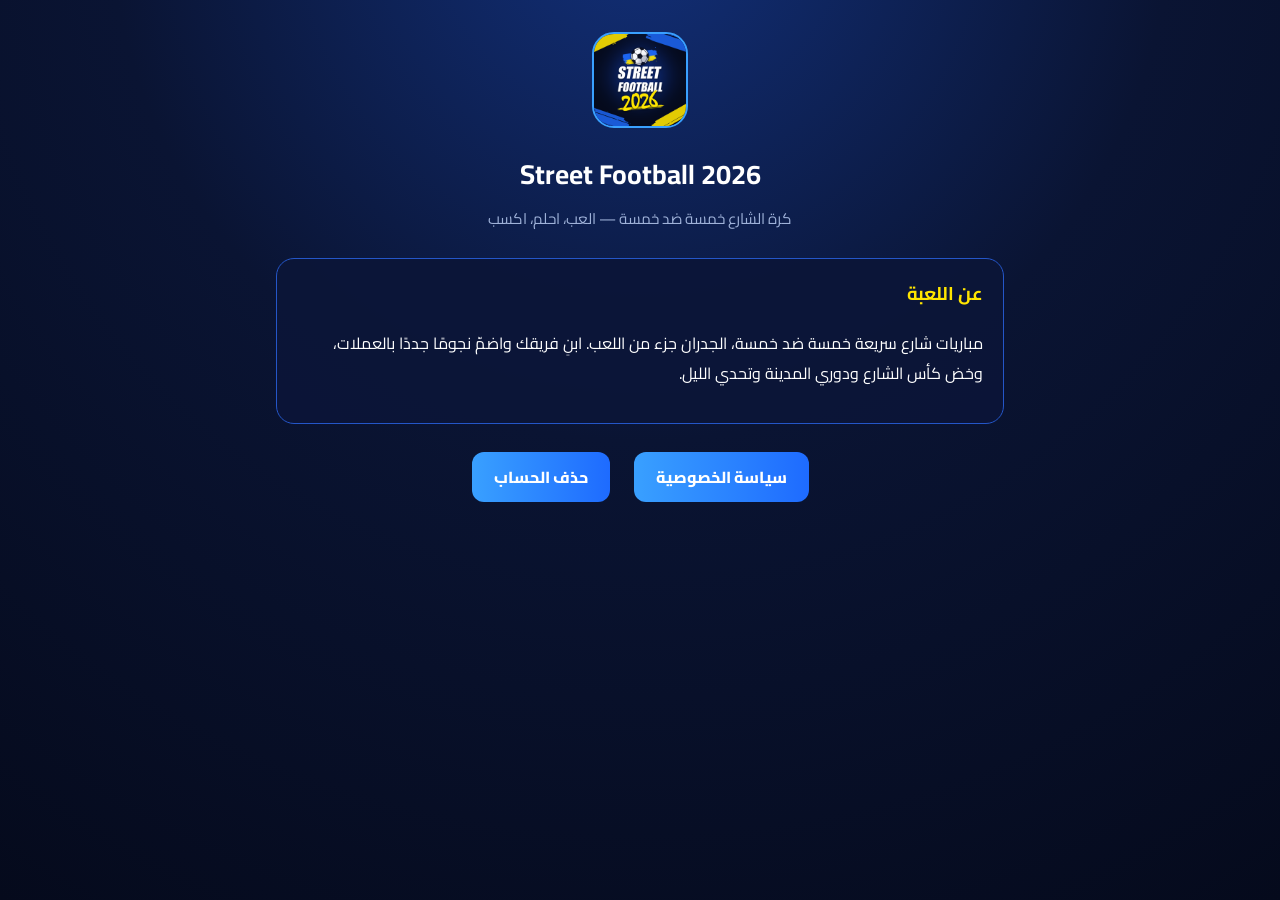
<file: index.html>
<!doctype html>
<html lang="ar" dir="rtl">
<head>
<meta charset="utf-8">
<meta name="viewport" content="width=device-width, initial-scale=1">
<title>Street Football 2026</title>
<link rel="preconnect" href="https://fonts.googleapis.com">
<link href="https://fonts.googleapis.com/css2?family=Cairo:wght@400;700;800&display=swap" rel="stylesheet">
<link rel="stylesheet" href="style.css">
<link rel="icon" href="icon.png">
</head>
<body>
<main>
  <header>
    <img src="icon.png" alt="Street Football 2026">
    <h1>Street Football 2026</h1>
    <p class="sub">كرة الشارع خمسة ضد خمسة — العب، احلم، اكسب</p>
  </header>
  <section>
    <h2>عن اللعبة</h2>
    <p>مباريات شارع سريعة خمسة ضد خمسة، الجدران جزء من اللعب. ابنِ فريقك واضمّ نجومًا جددًا بالعملات، وخض كأس الشارع ودوري المدينة وتحدي الليل.</p>
  </section>
  <nav><a class="btn" href="privacy.html">سياسة الخصوصية</a> <a class="btn" href="delete-account.html">حذف الحساب</a></nav>
</main>
</body>
</html>
</file>
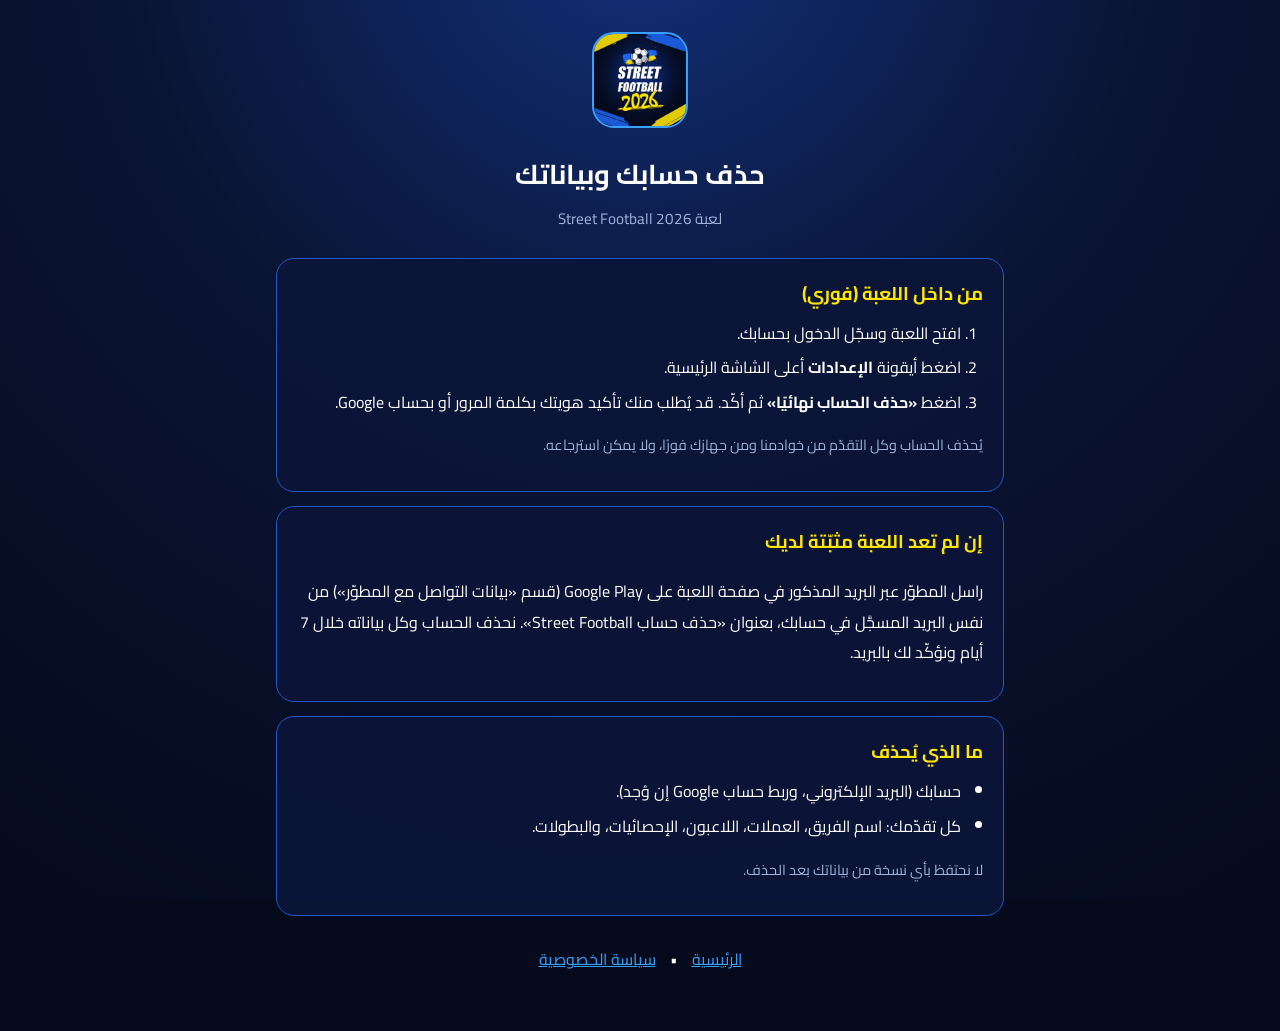
<file: delete-account.html>
<!doctype html>
<html lang="ar" dir="rtl">
<head>
<meta charset="utf-8">
<meta name="viewport" content="width=device-width, initial-scale=1">
<title>حذف الحساب — Street Football 2026</title>
<link rel="preconnect" href="https://fonts.googleapis.com">
<link href="https://fonts.googleapis.com/css2?family=Cairo:wght@400;700;800&display=swap" rel="stylesheet">
<link rel="stylesheet" href="style.css">
<link rel="icon" href="icon.png">
</head>
<body>
<main>
  <header>
    <img src="icon.png" alt="Street Football 2026">
    <h1>حذف حسابك وبياناتك</h1>
    <p class="sub">لعبة Street Football 2026</p>
  </header>

  <section>
    <h2>من داخل اللعبة (فوري)</h2>
    <ol>
      <li>افتح اللعبة وسجّل الدخول بحسابك.</li>
      <li>اضغط أيقونة <strong>الإعدادات</strong> أعلى الشاشة الرئيسية.</li>
      <li>اضغط <strong>«حذف الحساب نهائيًا»</strong> ثم أكّد. قد يُطلب منك تأكيد هويتك بكلمة المرور أو بحساب Google.</li>
    </ol>
    <p class="note">يُحذف الحساب وكل التقدّم من خوادمنا ومن جهازك فورًا، ولا يمكن استرجاعه.</p>
  </section>

  <section>
    <h2>إن لم تعد اللعبة مثبّتة لديك</h2>
    <p>راسل المطوّر عبر البريد المذكور في صفحة اللعبة على Google Play (قسم «بيانات التواصل مع المطوّر») من نفس البريد المسجَّل في حسابك، بعنوان «حذف حساب Street Football». نحذف الحساب وكل بياناته خلال 7 أيام ونؤكّد لك بالبريد.</p>
  </section>

  <section>
    <h2>ما الذي يُحذف</h2>
    <ul>
      <li>حسابك (البريد الإلكتروني، وربط حساب Google إن وُجد).</li>
      <li>كل تقدّمك: اسم الفريق، العملات، اللاعبون، الإحصائيات، والبطولات.</li>
    </ul>
    <p class="note">لا نحتفظ بأي نسخة من بياناتك بعد الحذف.</p>
  </section>

  <nav><a href="index.html">الرئيسية</a> • <a href="privacy.html">سياسة الخصوصية</a></nav>
</main>
</body>
</html>
</file>
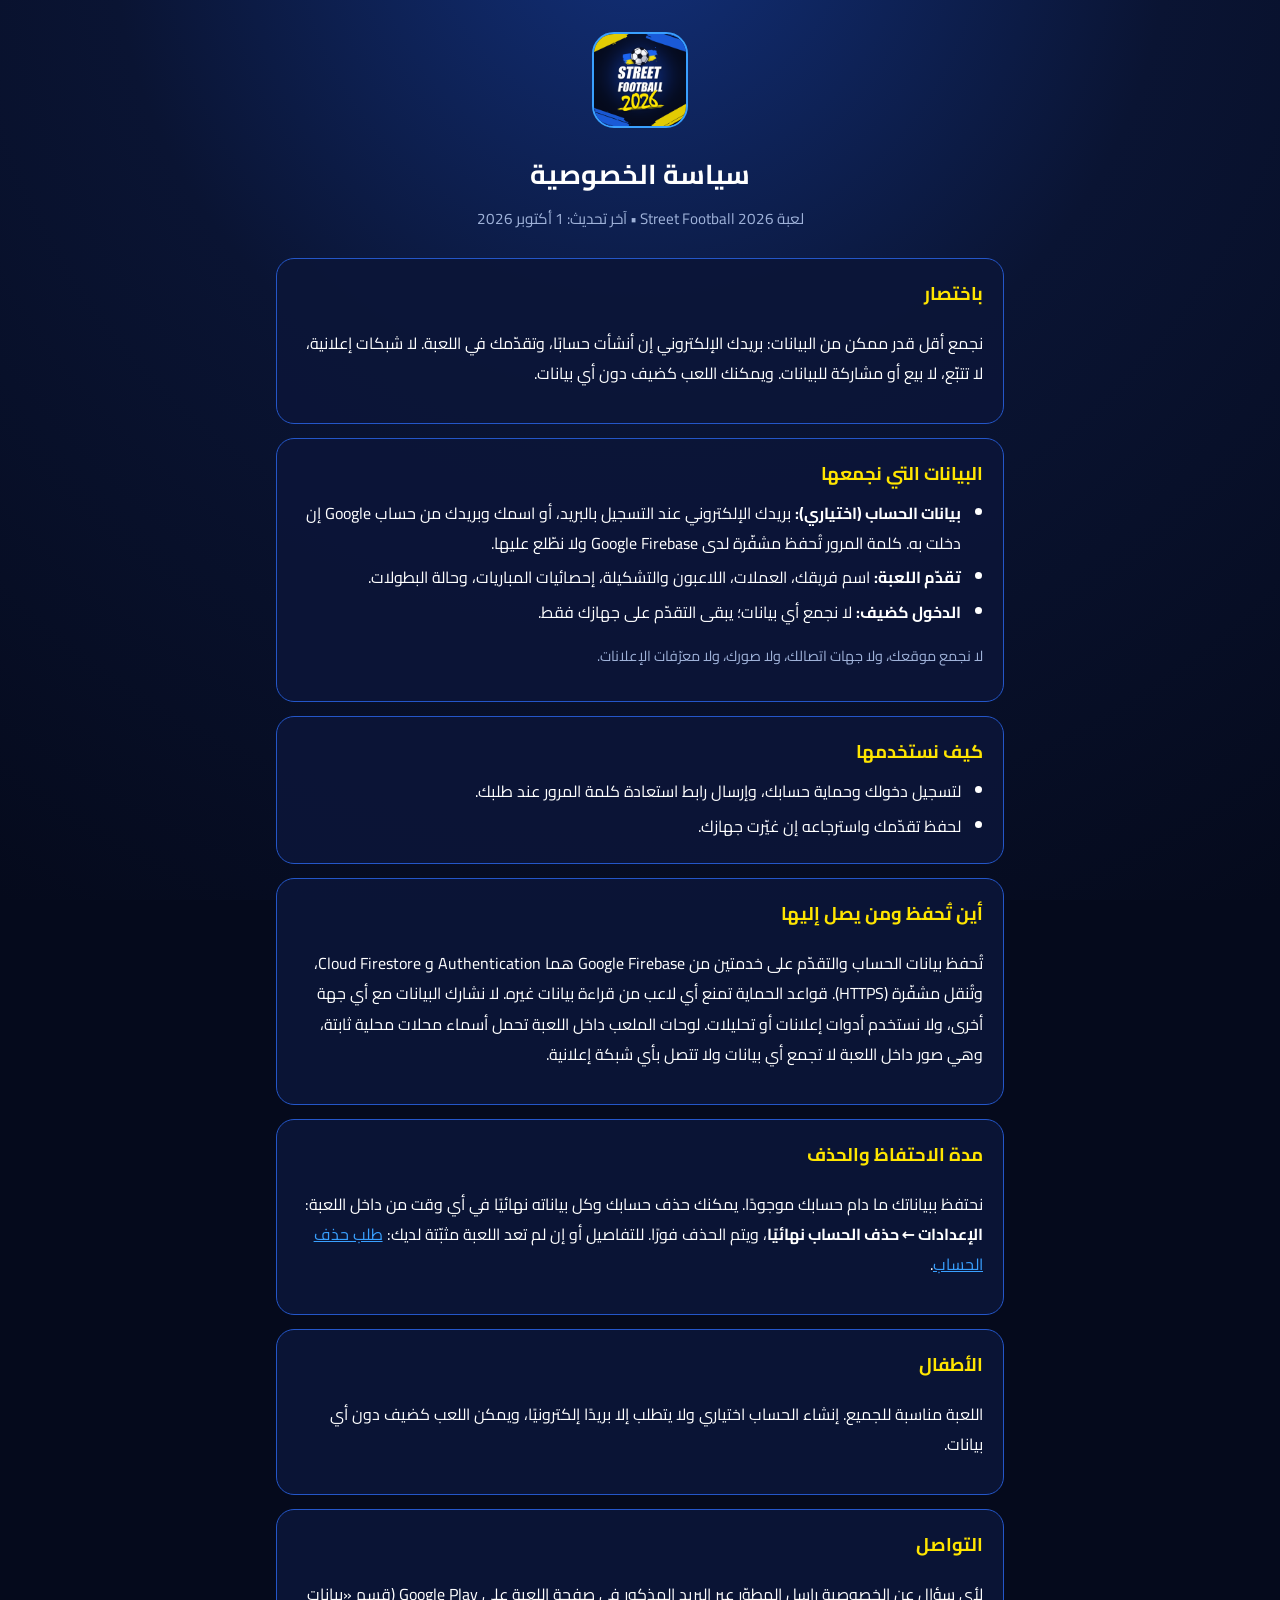
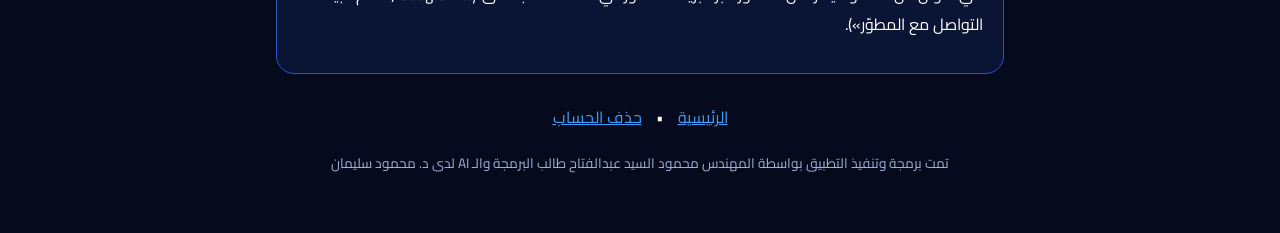
<file: privacy.html>
<!doctype html>
<html lang="ar" dir="rtl">
<head>
<meta charset="utf-8">
<meta name="viewport" content="width=device-width, initial-scale=1">
<title>سياسة الخصوصية — Street Football 2026</title>
<link rel="preconnect" href="https://fonts.googleapis.com">
<link href="https://fonts.googleapis.com/css2?family=Cairo:wght@400;700;800&display=swap" rel="stylesheet">
<link rel="stylesheet" href="style.css">
<link rel="icon" href="icon.png">
</head>
<body>
<main>
  <header>
    <img src="icon.png" alt="Street Football 2026">
    <h1>سياسة الخصوصية</h1>
    <p class="sub">لعبة Street Football 2026 • آخر تحديث: 1 أكتوبر 2026</p>
  </header>

  <section>
    <h2>باختصار</h2>
    <p>نجمع أقل قدر ممكن من البيانات: بريدك الإلكتروني إن أنشأت حسابًا، وتقدّمك في اللعبة. لا شبكات إعلانية، لا تتبّع، لا بيع أو مشاركة للبيانات. ويمكنك اللعب كضيف دون أي بيانات.</p>
  </section>

  <section>
    <h2>البيانات التي نجمعها</h2>
    <ul>
      <li><strong>بيانات الحساب (اختياري):</strong> بريدك الإلكتروني عند التسجيل بالبريد، أو اسمك وبريدك من حساب Google إن دخلت به. كلمة المرور تُحفظ مشفّرة لدى Google Firebase ولا نطّلع عليها.</li>
      <li><strong>تقدّم اللعبة:</strong> اسم فريقك، العملات، اللاعبون والتشكيلة، إحصائيات المباريات، وحالة البطولات.</li>
      <li><strong>الدخول كضيف:</strong> لا نجمع أي بيانات؛ يبقى التقدّم على جهازك فقط.</li>
    </ul>
    <p class="note">لا نجمع موقعك، ولا جهات اتصالك، ولا صورك، ولا معرّفات الإعلانات.</p>
  </section>

  <section>
    <h2>كيف نستخدمها</h2>
    <ul>
      <li>لتسجيل دخولك وحماية حسابك، وإرسال رابط استعادة كلمة المرور عند طلبك.</li>
      <li>لحفظ تقدّمك واسترجاعه إن غيّرت جهازك.</li>
    </ul>
  </section>

  <section>
    <h2>أين تُحفظ ومن يصل إليها</h2>
    <p>تُحفظ بيانات الحساب والتقدّم على خدمتين من Google Firebase هما Authentication و Cloud Firestore، وتُنقل مشفّرة (HTTPS). قواعد الحماية تمنع أي لاعب من قراءة بيانات غيره. لا نشارك البيانات مع أي جهة أخرى، ولا نستخدم أدوات إعلانات أو تحليلات. لوحات الملعب داخل اللعبة تحمل أسماء محلات محلية ثابتة، وهي صور داخل اللعبة لا تجمع أي بيانات ولا تتصل بأي شبكة إعلانية.</p>
  </section>

  <section>
    <h2>مدة الاحتفاظ والحذف</h2>
    <p>نحتفظ ببياناتك ما دام حسابك موجودًا. يمكنك حذف حسابك وكل بياناته نهائيًا في أي وقت من داخل اللعبة: <strong>الإعدادات ← حذف الحساب نهائيًا</strong>، ويتم الحذف فورًا. للتفاصيل أو إن لم تعد اللعبة مثبّتة لديك: <a href="delete-account.html">طلب حذف الحساب</a>.</p>
  </section>

  <section>
    <h2>الأطفال</h2>
    <p>اللعبة مناسبة للجميع. إنشاء الحساب اختياري ولا يتطلب إلا بريدًا إلكترونيًا، ويمكن اللعب كضيف دون أي بيانات.</p>
  </section>

  <section>
    <h2>التواصل</h2>
    <p>لأي سؤال عن الخصوصية راسل المطوّر عبر البريد المذكور في صفحة اللعبة على Google Play (قسم «بيانات التواصل مع المطوّر»).</p>
  </section>

  <nav><a href="index.html">الرئيسية</a> • <a href="delete-account.html">حذف الحساب</a></nav>
  <footer>تمت برمجة وتنفيذ التطبيق بواسطة المهندس محمود السيد عبدالفتاح طالب البرمجة والـ AI لدى د. محمود سليمان</footer>
</main>
</body>
</html>
</file>
<file: style.css>
:root {
  --bg: #050a1c;
  --panel: #0b1538;
  --border: #2456c8;
  --blue: #39a0ff;
  --yellow: #ffe500;
  --text: #ffffff;
  --muted: #9fb2d9;
}
* { box-sizing: border-box; }
body {
  margin: 0;
  background: radial-gradient(circle at 50% -10%, #12307a 0, #0a1433 45%, var(--bg) 100%) fixed;
  background-color: var(--bg);
  color: var(--text);
  font-family: "Cairo", system-ui, -apple-system, "Segoe UI", Tahoma, sans-serif;
  line-height: 1.9;
}
main { max-width: 760px; margin: 0 auto; padding: 32px 16px 56px; }
header { text-align: center; margin-bottom: 24px; }
header img { width: 96px; height: 96px; border-radius: 22px; border: 2px solid var(--blue); }
h1 { font-size: 1.7rem; margin: 12px 0 4px; }
.sub { color: var(--muted); margin: 0; font-size: .95rem; }
section {
  background: rgba(11, 21, 56, .92);
  border: 1px solid var(--border);
  border-radius: 18px;
  padding: 18px 20px;
  margin: 14px 0;
}
h2 { color: var(--yellow); font-size: 1.15rem; margin: 0 0 6px; }
ul, ol { margin: 0; padding-inline-start: 22px; }
li { margin: 4px 0; }
a { color: var(--blue); }
.note { color: var(--muted); font-size: .9rem; }
.btn {
  display: inline-block;
  background: linear-gradient(90deg, #39a0ff, #1e6bff);
  color: #fff;
  text-decoration: none;
  font-weight: 800;
  padding: 10px 22px;
  border-radius: 12px;
}
nav { text-align: center; margin-top: 28px; }
nav a { margin: 0 10px; }
footer { text-align: center; color: var(--muted); font-size: .85rem; margin-top: 18px; }
</file>
